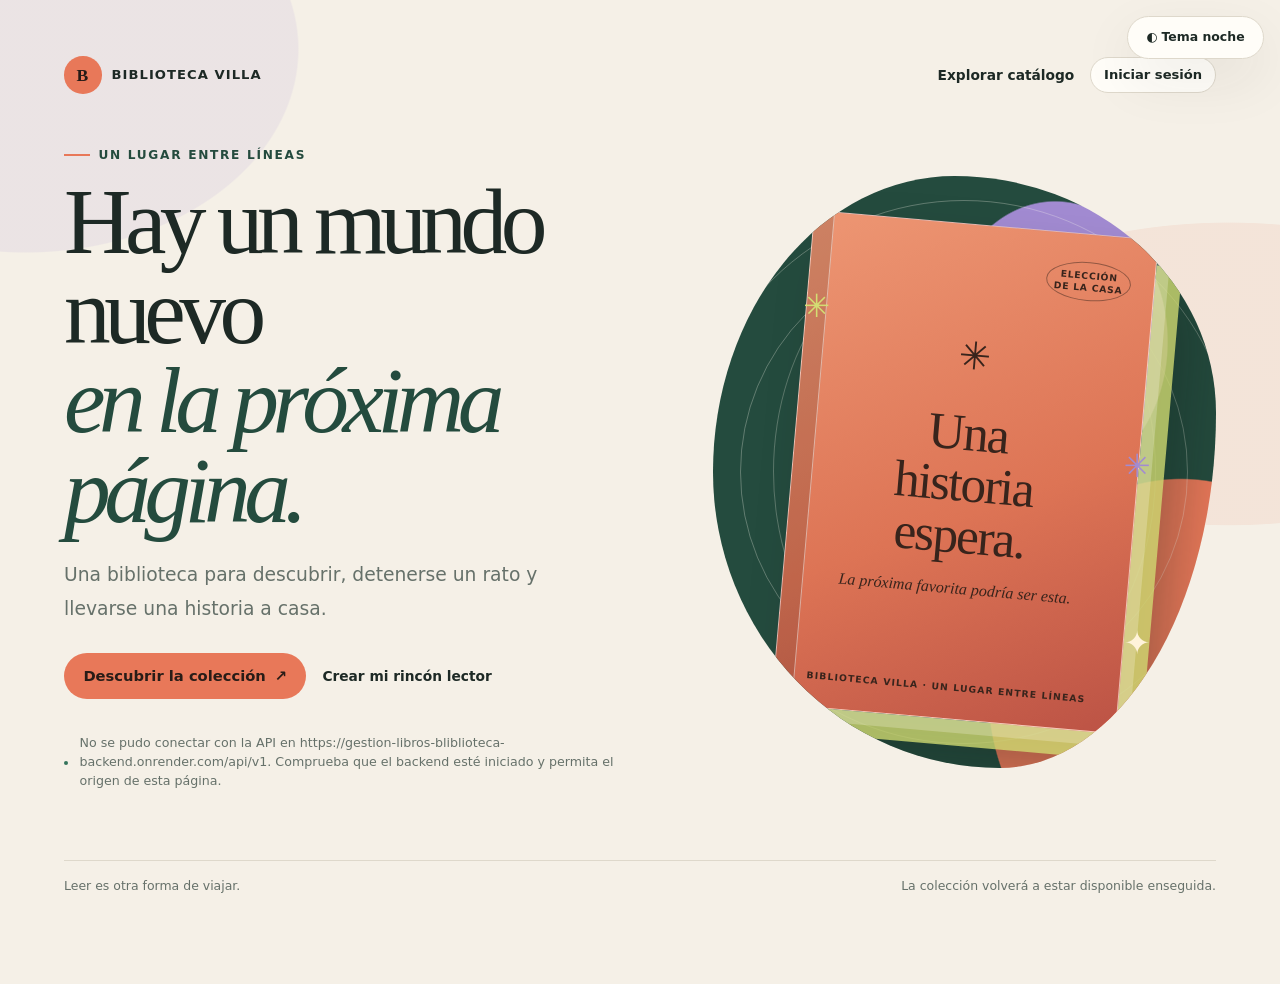
<file: index.html>
<!doctype html>
<html lang="es">
  <head>
    <meta charset="utf-8">
    <meta name="viewport" content="width=device-width, initial-scale=1">
    <meta name="theme-color" content="#244b3e">
    <meta name="description" content="Biblioteca Villa: un lugar para encontrarse con historias nuevas.">
    <title>Biblioteca Villa | Un lugar entre líneas</title>
    <link rel="stylesheet" href="./css/estilos.css">
  </head>
  <body>
    <main class="landing-shell">
      <header class="landing-top">
        <a class="marca" href="./index.html" aria-label="Biblioteca Villa, inicio">
          <span class="marca-sello" aria-hidden="true">B</span>
          <span>Biblioteca Villa</span>
        </a>
        <nav class="landing-nav" aria-label="Acceso">
          <a href="./vistas/cliente/catalogo.html">Explorar catálogo</a>
          <a class="boton boton--secundario boton--pequeno" href="./vistas/auth/login.html">Iniciar sesión</a>
        </nav>
      </header>

      <section class="landing-hero" aria-labelledby="landing-title">
        <div class="landing-copy">
          <p class="eyebrow">Un lugar entre líneas</p>
          <h1 id="landing-title">Hay un mundo nuevo <span>en la próxima página.</span></h1>
          <p>Una biblioteca para descubrir, detenerse un rato y llevarse una historia a casa.</p>
          <div class="landing-actions">
            <a class="boton boton--coral" href="./vistas/cliente/catalogo.html">Descubrir la colección <span aria-hidden="true">↗</span></a>
            <a class="landing-signup" href="./vistas/auth/registro.html">Crear mi rincón lector</a>
          </div>
          <p class="landing-note"><span class="status-dot" aria-hidden="true"></span><span data-library-status>Preparando una sorpresa de la estantería…</span></p>
        </div>

        <aside class="landing-art" aria-label="Recomendación de la biblioteca">
          <span class="landing-orbit landing-orbit--one" aria-hidden="true"></span>
          <span class="landing-orbit landing-orbit--two" aria-hidden="true"></span>
          <article class="landing-book" data-spotlight>
            <span class="landing-book__stamp">ELECCIÓN<br>DE LA CASA</span>
            <span class="landing-book__glyph" aria-hidden="true">✳</span>
            <h2 data-spotlight-title>Una historia espera.</h2>
            <p data-spotlight-author>La próxima favorita podría ser esta.</p>
            <span class="landing-book__footer">BIBLIOTECA VILLA · UN LUGAR ENTRE LÍNEAS</span>
          </article>
          <span class="landing-spark landing-spark--lime" aria-hidden="true">✳</span>
          <span class="landing-spark landing-spark--coral" aria-hidden="true">✦</span>
          <span class="landing-spark landing-spark--lilac" aria-hidden="true">✳</span>
        </aside>
      </section>

      <footer class="landing-footer">
        <span>Leer es otra forma de viajar.</span>
        <span data-collection-count>Historias para todos los días.</span>
      </footer>
    </main>
    <script type="module" src="./js/main.js"></script>
    <script type="module" src="./js/modules/landing.js"></script>
  </body>
</html>
</file>
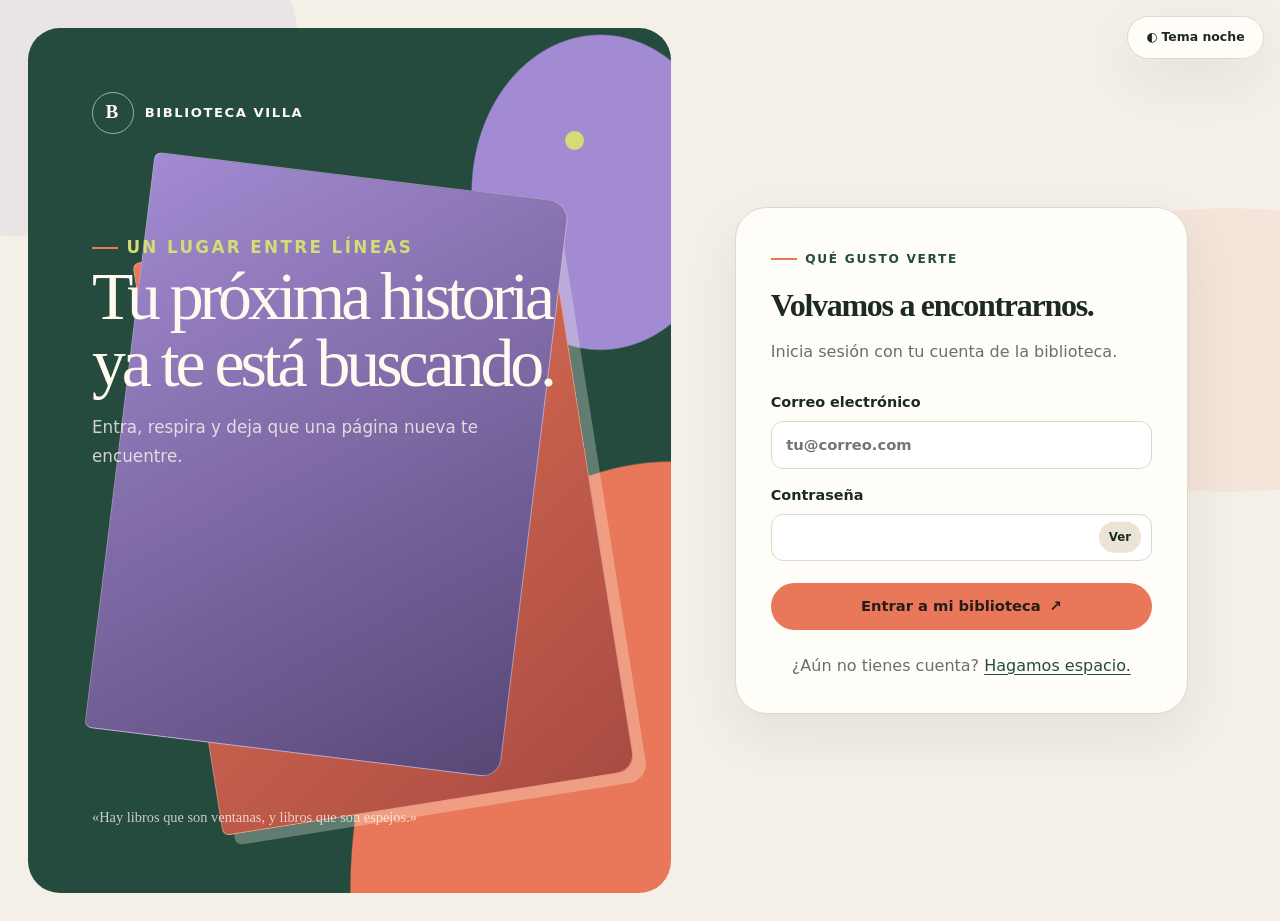
<file: vistas/admin/dashboard.html>
<!doctype html>
<html lang="es">
  <head>
    <meta charset="utf-8">
    <meta name="viewport" content="width=device-width, initial-scale=1">
    <meta name="theme-color" content="#244b3e">
    <meta name="description" content="El pulso diario de Biblioteca Villa.">
    <title>Panorama | Biblioteca Villa</title>
    <link rel="stylesheet" href="../../css/estilos.css">
    <script src="../../js/utils/auth-guard.js" data-required-roles="ADMIN,BIBLIOTECARIO" data-login-url="../auth/login.html" data-forbidden-url="../../errors/403.html"></script>
  </head>
  <body>
    <header class="encabezado" data-app-header></header>
    <main>
      <section class="page-hero" aria-labelledby="dashboard-title">
        <div>
          <p class="eyebrow">El pulso de hoy</p>
          <h1 id="dashboard-title">Las historias siguen moviéndose.</h1>
          <p>Un vistazo a la colección, los préstamos y la vida detrás del mostrador.</p>
        </div>
        <span class="hero-mark" aria-hidden="true">✳</span>
      </section>

      <section aria-label="Actividad de la biblioteca">
        <p class="catalogo-estado" data-dashboard-status role="status" aria-live="polite">Consultando la biblioteca…</p>
        <div class="metricas-grid" data-dashboard-metrics aria-busy="true"></div>
      </section>

      <section class="seccion-dashboard" aria-labelledby="ventas-title">
        <div class="section-heading">
          <div>
            <p class="eyebrow">Caja en movimiento</p>
            <h2 id="ventas-title">Las últimas historias que encontraron dueño.</h2>
          </div>
          <a class="boton boton--secundario boton--pequeno" href="./pos.html">Abrir caja ↗</a>
        </div>
        <p class="catalogo-estado" data-sales-chart-status role="status">Cargando ventas recientes…</p>
        <div class="grafico-panel">
          <div class="grafico-barras" data-sales-chart aria-label="Gráfico de las seis ventas más recientes"></div>
          <div class="resource-grid" data-recent-sales aria-live="polite"></div>
        </div>
      </section>
    </main>

    <dialog class="dialogo-recibo" data-sale-dialog aria-labelledby="sale-title">
      <div class="section-heading">
        <h2 id="sale-title" data-sale-title>Recibo</h2>
        <button class="boton-icono" type="button" data-close-sale aria-label="Cerrar recibo">×</button>
      </div>
      <div data-sale-detail></div>
    </dialog>

    <script type="module" src="../../js/main.js"></script>
    <script type="module" src="../../js/modules/dashboard.js"></script>
  </body>
</html>
</file>
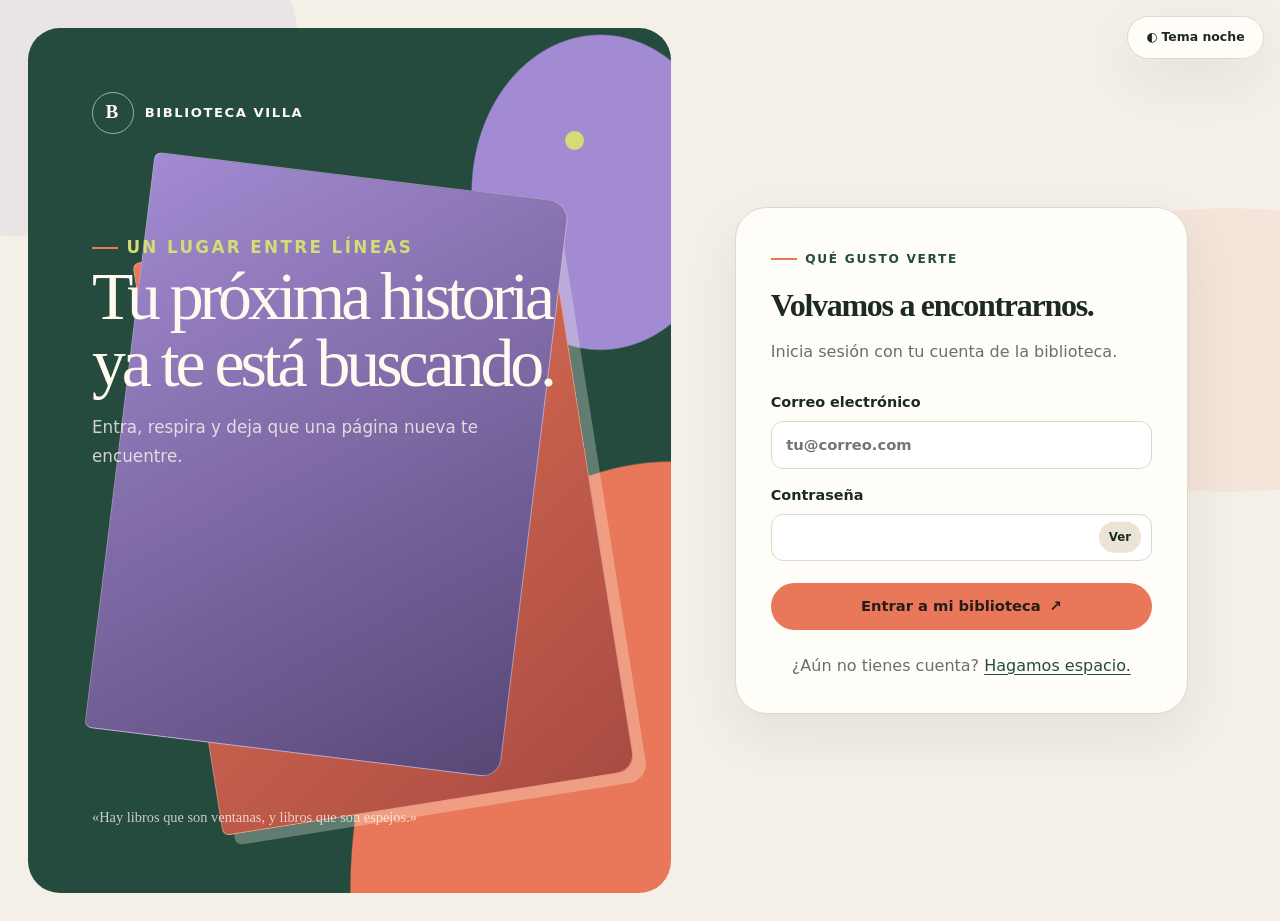
<file: vistas/admin/gestion-prestamos.html>
<!doctype html>
<html lang="es">
  <head>
    <meta charset="utf-8">
    <meta name="viewport" content="width=device-width, initial-scale=1">
    <meta name="theme-color" content="#244b3e">
    <meta name="description" content="Acompaña cada préstamo desde la salida hasta su regreso a casa.">
    <title>Préstamos | Biblioteca Villa</title>
    <link rel="stylesheet" href="../../css/estilos.css">
    <script src="../../js/utils/auth-guard.js" data-required-roles="ADMIN,BIBLIOTECARIO" data-login-url="../auth/login.html" data-forbidden-url="../../errors/403.html"></script>
  </head>
  <body>
    <header class="encabezado" data-app-header></header>
    <main>
      <section class="page-hero" aria-labelledby="loans-title">
        <div>
          <p class="eyebrow">Una historia también vuelve</p>
          <h1 id="loans-title">Cuida cada viaje de ida y vuelta.</h1>
          <p>Prepara préstamos, revisa su recorrido y recibe los libros de vuelta en la colección.</p>
        </div>
        <span class="hero-mark" aria-hidden="true">↗</span>
      </section>

      <section class="panel loan-create-panel" aria-labelledby="new-loan-title">
        <div>
          <p class="eyebrow">Salida de libros</p>
          <h2 id="new-loan-title">Preparar un préstamo</h2>
        </div>
        <p class="mensaje" data-loan-message role="alert" hidden></p>
        <form class="record-form" data-create-loan>
          <div class="record-form__grid">
            <label class="campo" for="loan-client-id">
              ID del lector
              <input id="loan-client-id" name="id_cliente" type="number" min="1" step="1" placeholder="Número de cuenta" required>
              <small>El número de cuenta aparece en la ficha del lector.</small>
            </label>
            <label class="campo" for="loan-due-date">
              Fecha de devolución prevista
              <input id="loan-due-date" name="fecha_devolucion_esperada" type="date" required>
            </label>
            <label class="campo" for="loan-books">
              Libros para este viaje
              <select id="loan-books" data-loan-books multiple size="5" required aria-describedby="loan-books-help"></select>
              <small id="loan-books-help">Puedes elegir varios títulos. Usa Ctrl o Cmd para marcar más de uno.</small>
            </label>
            <div class="loan-create-note">
              <span class="status-dot" aria-hidden="true"></span>
              <p>El inventario se actualiza al confirmar. Los préstamos vencidos se revisan automáticamente.</p>
            </div>
          </div>
          <div class="toolbar">
            <button class="boton boton--coral" type="submit">Entregar libros ↗</button>
          </div>
        </form>
      </section>

      <section aria-labelledby="loan-list-title">
        <div class="section-heading">
          <div>
            <p class="eyebrow">En movimiento</p>
            <h2 id="loan-list-title">El recorrido de los libros.</h2>
          </div>
          <span class="pill" data-loan-count>Consultando…</span>
        </div>
        <p class="catalogo-estado" data-admin-loans-status role="status" aria-live="polite">Cargando préstamos…</p>
        <div class="resource-grid" data-admin-loans aria-busy="true"></div>
        <div class="pagination" data-loan-pagination hidden>
          <button class="boton boton--secundario boton--pequeno" type="button" data-loan-previous>← Anteriores</button>
          <p data-loan-page-status></p>
          <button class="boton boton--secundario boton--pequeno" type="button" data-loan-next>Siguientes →</button>
        </div>
      </section>
    </main>

    <dialog class="dialogo-detalle" data-loan-dialog aria-labelledby="loan-dialog-title">
      <div class="section-heading">
        <h2 id="loan-dialog-title">Recorrido del préstamo</h2>
        <button class="boton-icono" type="button" data-close-loan aria-label="Cerrar recorrido">×</button>
      </div>
      <div data-loan-detail></div>
    </dialog>

    <script type="module" src="../../js/main.js"></script>
    <script type="module" src="../../js/modules/prestamos.js"></script>
  </body>
</html>
</file>
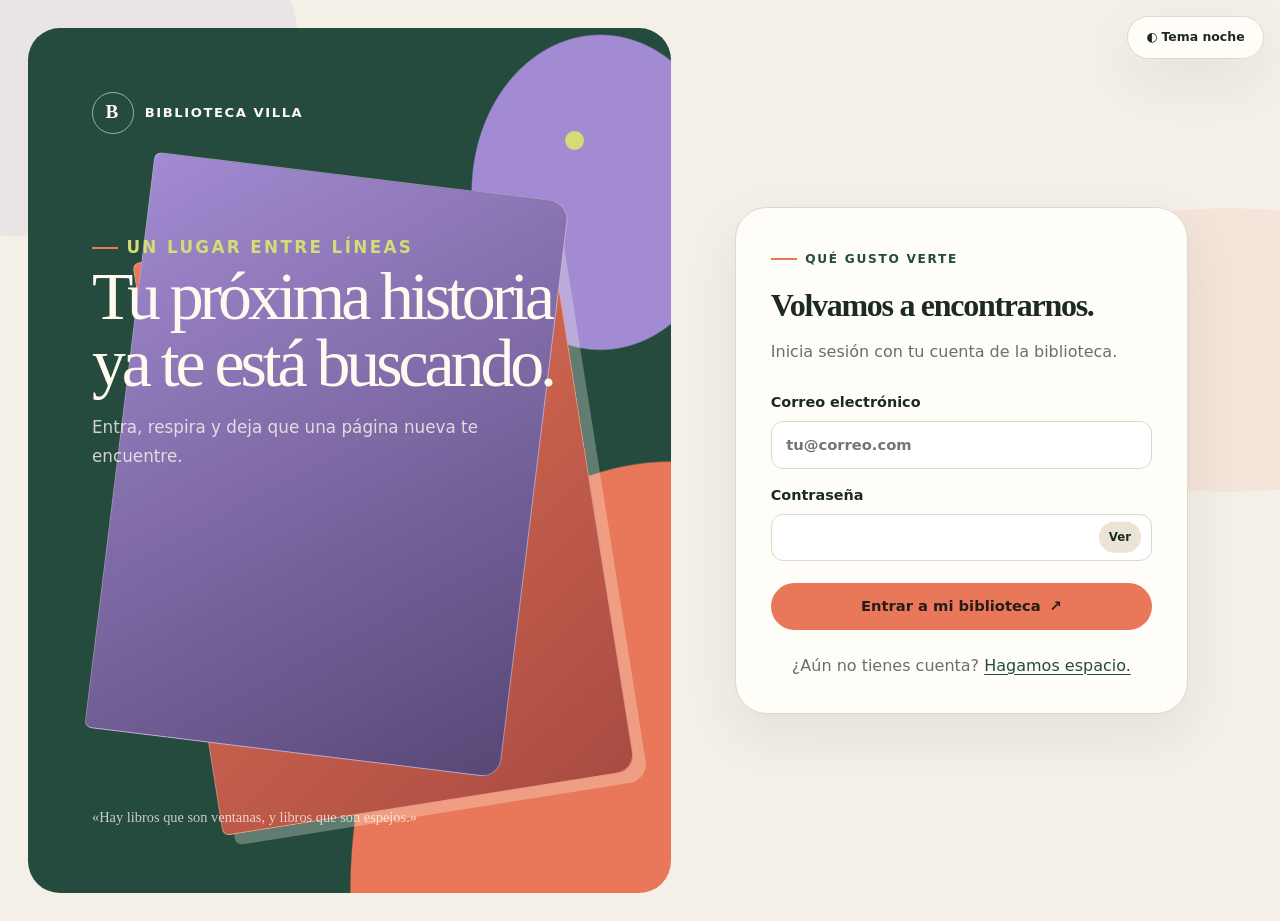
<file: vistas/admin/pos.html>
<!doctype html>
<html lang="es">
  <head>
    <meta charset="utf-8">
    <meta name="viewport" content="width=device-width, initial-scale=1">
    <meta name="theme-color" content="#244b3e">
    <meta name="description" content="Un mostrador ágil, una compra cuidada y un nuevo lector.">
    <title>El mostrador | Biblioteca Villa</title>
    <link rel="stylesheet" href="../../css/estilos.css">
    <script src="../../js/utils/auth-guard.js" data-required-roles="ADMIN,BIBLIOTECARIO" data-login-url="../auth/login.html" data-forbidden-url="../../errors/403.html"></script>
  </head>
  <body>
    <header class="encabezado" data-app-header></header>
    <main>
      <section class="page-hero" aria-labelledby="pos-title">
        <div>
          <p class="eyebrow">El mostrador de las buenas historias</p>
          <h1 id="pos-title">Prepara una nueva aventura.</h1>
          <p>Encuentra los títulos, arma la bolsa y deja que la biblioteca cierre la cuenta.</p>
        </div>
        <span class="hero-mark" aria-hidden="true">↗</span>
      </section>

      <section aria-label="Venta de libros">
        <p class="mensaje" data-pos-message role="alert" hidden></p>
        <div class="pos-layout">
          <div class="pos-search-panel">
            <label class="campo" for="pos-client-id">
              ID del lector
              <input id="pos-client-id" data-sale-client type="number" min="1" step="1" placeholder="Número de cuenta del lector" required>
              <small>El precio definitivo y las existencias siempre se confirman en el servidor.</small>
            </label>
            <h2>¿Qué título está buscando?</h2>
            <form class="catalogo-busqueda" data-pos-search role="search">
              <label class="campo" for="pos-query">
                Título o ISBN
                <input id="pos-query" type="search" autocomplete="off" placeholder="Escribe para encontrarlo…">
              </label>
              <button class="boton boton--secundario" type="submit">Buscar</button>
            </form>
            <p class="catalogo-estado" data-pos-search-status role="status" aria-live="polite"></p>
            <div class="lista-tarjetas" data-pos-books aria-busy="false"></div>
          </div>

          <aside class="carrito" aria-labelledby="cart-title">
            <p class="eyebrow">Cesta de lectura</p>
            <h2 id="cart-title">Tu selección.</h2>
            <p class="catalogo-estado" data-cart-empty>Agrega títulos para empezar.</p>
            <ul class="carrito-lista" data-cart-items></ul>
            <p class="carrito-total">Total de referencia <strong data-cart-total>Q 0.00</strong></p>
            <p class="carrito-disclaimer">El total del recibo lo confirma la biblioteca.</p>
            <button class="boton boton--coral" type="button" data-process-sale disabled>Confirmar venta ↗</button>
          </aside>
        </div>
      </section>
    </main>
    <dialog class="dialogo-recibo" data-receipt-dialog aria-labelledby="receipt-title">
      <p class="eyebrow">Una nueva historia encontró hogar</p>
      <h2 id="receipt-title">Venta confirmada.</h2>
      <div data-receipt-content></div>
      <button class="boton" type="button" data-close-receipt>Listo</button>
    </dialog>
    <script type="module" src="../../js/main.js"></script>
    <script type="module" src="../../js/modules/pos.js"></script>
  </body>
</html>
</file>
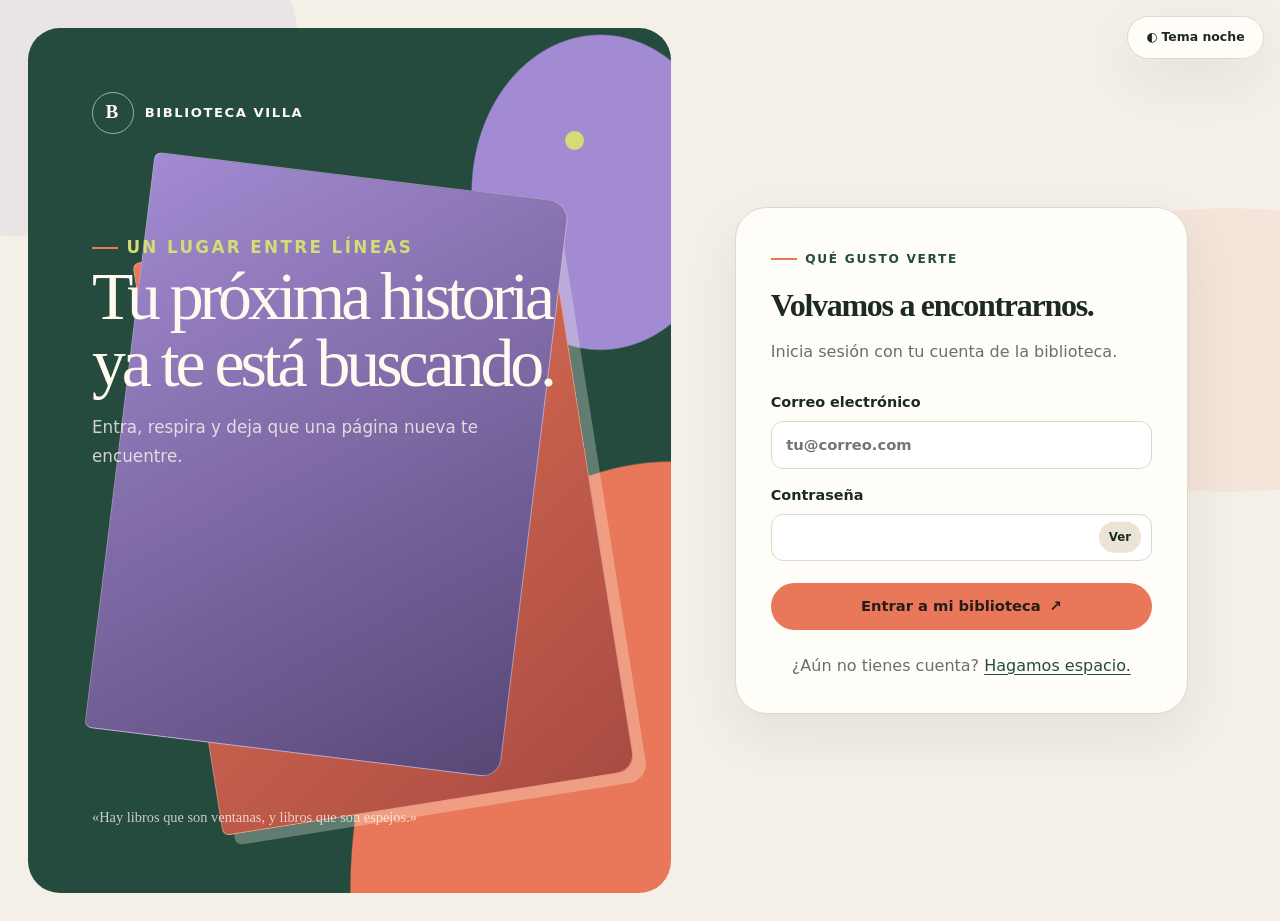
<file: vistas/admin/recursos.html>
<!doctype html>
<html lang="es">
  <head>
    <meta charset="utf-8">
    <meta name="viewport" content="width=device-width, initial-scale=1">
    <meta name="theme-color" content="#244b3e">
    <meta name="description" content="Un espacio vivo para cuidar el catálogo y la comunidad de Biblioteca Villa.">
    <title>Estantería | Biblioteca Villa</title>
    <link rel="stylesheet" href="../../css/estilos.css">
    <script src="../../js/utils/auth-guard.js" data-required-roles="ADMIN,BIBLIOTECARIO" data-login-url="../auth/login.html" data-forbidden-url="../../errors/403.html"></script>
  </head>
  <body>
    <header class="encabezado" data-app-header></header>
    <main>
      <section class="page-hero" aria-labelledby="resources-title">
        <div>
          <p class="eyebrow">El taller de la biblioteca</p>
          <h1 id="resources-title">Cada historia encuentra su lugar.</h1>
          <p>Cuida los títulos, descubre nuevas voces y mantén la colección respirando.</p>
        </div>
        <span class="hero-mark" aria-hidden="true">B</span>
      </section>

      <section aria-label="Administrar recursos">
        <div class="section-heading">
          <div>
            <p class="eyebrow">Estantería viva</p>
            <h2 data-resource-heading>La colección</h2>
          </div>
          <span class="pill" data-resource-count>Conectando…</span>
        </div>
        <nav class="admin-tabs" data-resource-tabs aria-label="Secciones de gestión">
          <button class="admin-tab" type="button" data-resource-tab="books" aria-selected="true">Libros</button>
          <button class="admin-tab" type="button" data-resource-tab="authors" aria-selected="false">Autores</button>
          <button class="admin-tab" type="button" data-resource-tab="publishers" aria-selected="false">Editoriales</button>
          <button class="admin-tab" type="button" data-resource-tab="genres" aria-selected="false">Géneros</button>
          <button class="admin-tab" type="button" data-resource-tab="clients" aria-selected="false" data-admin-only hidden>Lectores</button>
          <button class="admin-tab" type="button" data-resource-tab="staff" aria-selected="false" data-admin-only hidden>Equipo</button>
        </nav>
        <div class="toolbar">
          <label class="campo" for="resource-search">
            Buscar en esta sección
            <input id="resource-search" type="search" data-resource-search placeholder="Escribe para filtrar…" autocomplete="off">
          </label>
          <button class="boton boton--coral" type="button" data-create-resource>＋ Añadir</button>
        </div>
        <p class="catalogo-estado" data-resource-status role="status" aria-live="polite">Cargando colección…</p>
        <div class="resource-grid" data-resource-list aria-busy="true"></div>
      </section>
    </main>

    <dialog class="resource-dialog" data-resource-dialog aria-labelledby="resource-dialog-title">
      <div class="section-heading">
        <div>
          <p class="eyebrow">Biblioteca Villa</p>
          <h2 id="resource-dialog-title">Nuevo registro</h2>
        </div>
        <button class="boton-icono" type="button" data-close-resource aria-label="Cerrar ventana">×</button>
      </div>
      <p class="texto-secundario" data-resource-dialog-help></p>
      <form class="record-form" data-resource-form></form>
    </dialog>

    <script type="module" src="../../js/main.js"></script>
    <script type="module" src="../../js/modules/recursos.js"></script>
  </body>
</html>
</file>
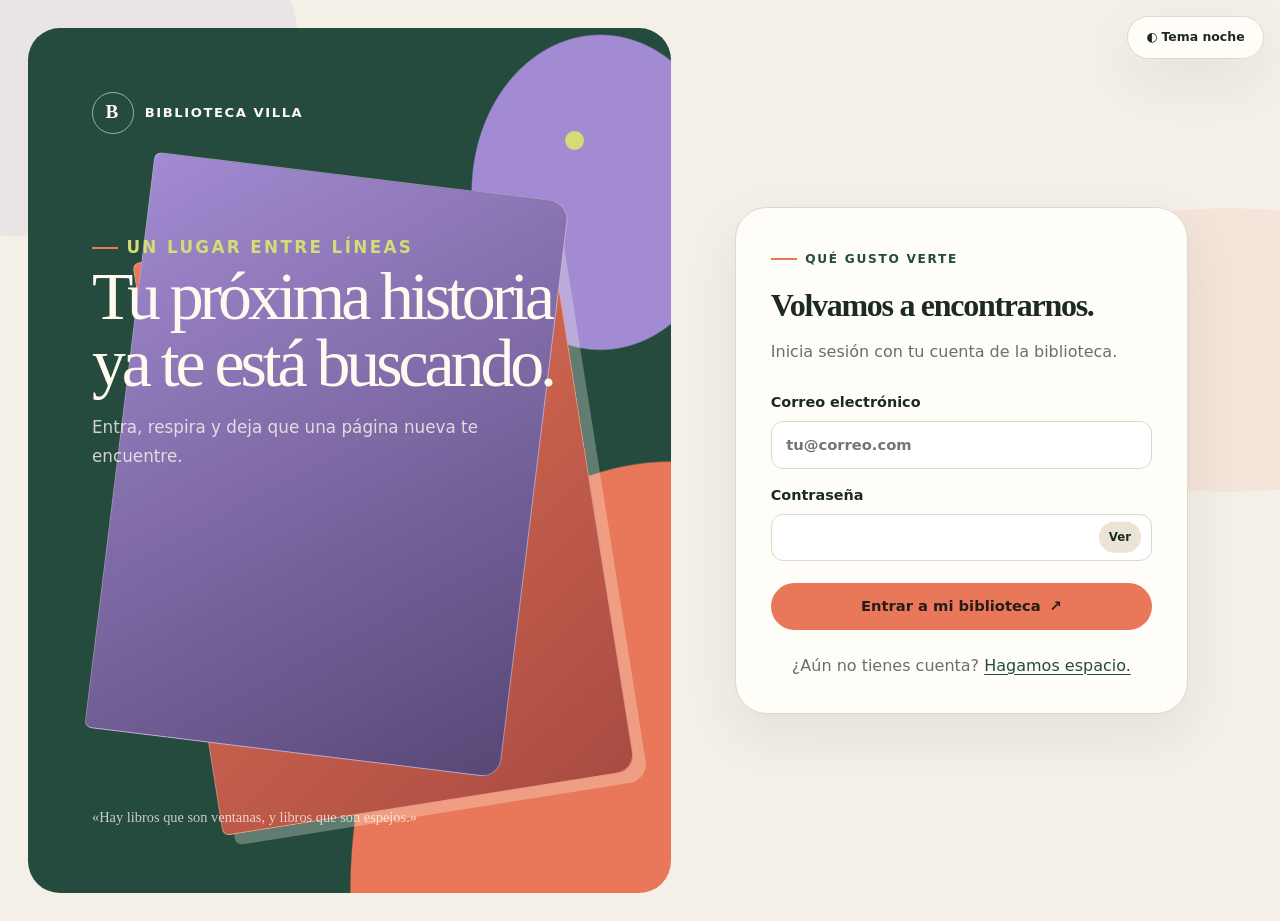
<file: vistas/auth/login.html>
<!doctype html>
<html lang="es">
  <head>
    <meta charset="utf-8">
    <meta name="viewport" content="width=device-width, initial-scale=1">
    <meta name="theme-color" content="#244b3e">
    <meta name="description" content="Entra a Biblioteca Villa y encuentra un libro que te cambie el día.">
    <title>Iniciar sesión | Biblioteca Villa</title>
    <link rel="stylesheet" href="../../css/estilos.css">
  </head>
  <body>
    <main class="auth-page">
      <aside class="auth-art" aria-label="Bienvenida a Biblioteca Villa">
        <a class="auth-brand" href="../../index.html">
          <span class="auth-brand-mark" aria-hidden="true">B</span>
          Biblioteca Villa
        </a>
        <div class="auth-art-copy">
          <p class="eyebrow">Un lugar entre líneas</p>
          <h1>Tu próxima historia ya te está buscando.</h1>
          <p>Entra, respira y deja que una página nueva te encuentre.</p>
        </div>
        <p class="auth-quote">«Hay libros que son ventanas, y libros que son espejos.»</p>
      </aside>
      <section class="auth-form-side" aria-labelledby="login-title">
        <div class="auth-card">
          <p class="eyebrow">Qué gusto verte</p>
          <h2 id="login-title">Volvamos a encontrarnos.</h2>
          <p class="texto-secundario">Inicia sesión con tu cuenta de la biblioteca.</p>
          <p class="mensaje" data-form-message role="alert" hidden></p>
          <form class="formulario" data-login-form>
            <label class="campo" for="login-email">
              Correo electrónico
              <input id="login-email" name="email" type="email" autocomplete="username" placeholder="tu@correo.com" required>
            </label>
            <label class="campo" for="login-password">
              Contraseña
              <span class="password-control">
                <input id="login-password" name="password" type="password" autocomplete="current-password" required>
                <button class="password-toggle" type="button" data-toggle-password aria-label="Mostrar contraseña" aria-pressed="false">Ver</button>
              </span>
            </label>
            <button class="boton boton--coral" type="submit">Entrar a mi biblioteca <span aria-hidden="true">↗</span></button>
          </form>
          <p class="auth-alternativa">¿Aún no tienes cuenta? <a href="./registro.html">Hagamos espacio.</a></p>
        </div>
      </section>
    </main>
    <script type="module" src="../../js/main.js"></script>
    <script type="module" src="../../js/modules/login.js"></script>
  </body>
</html>
</file>
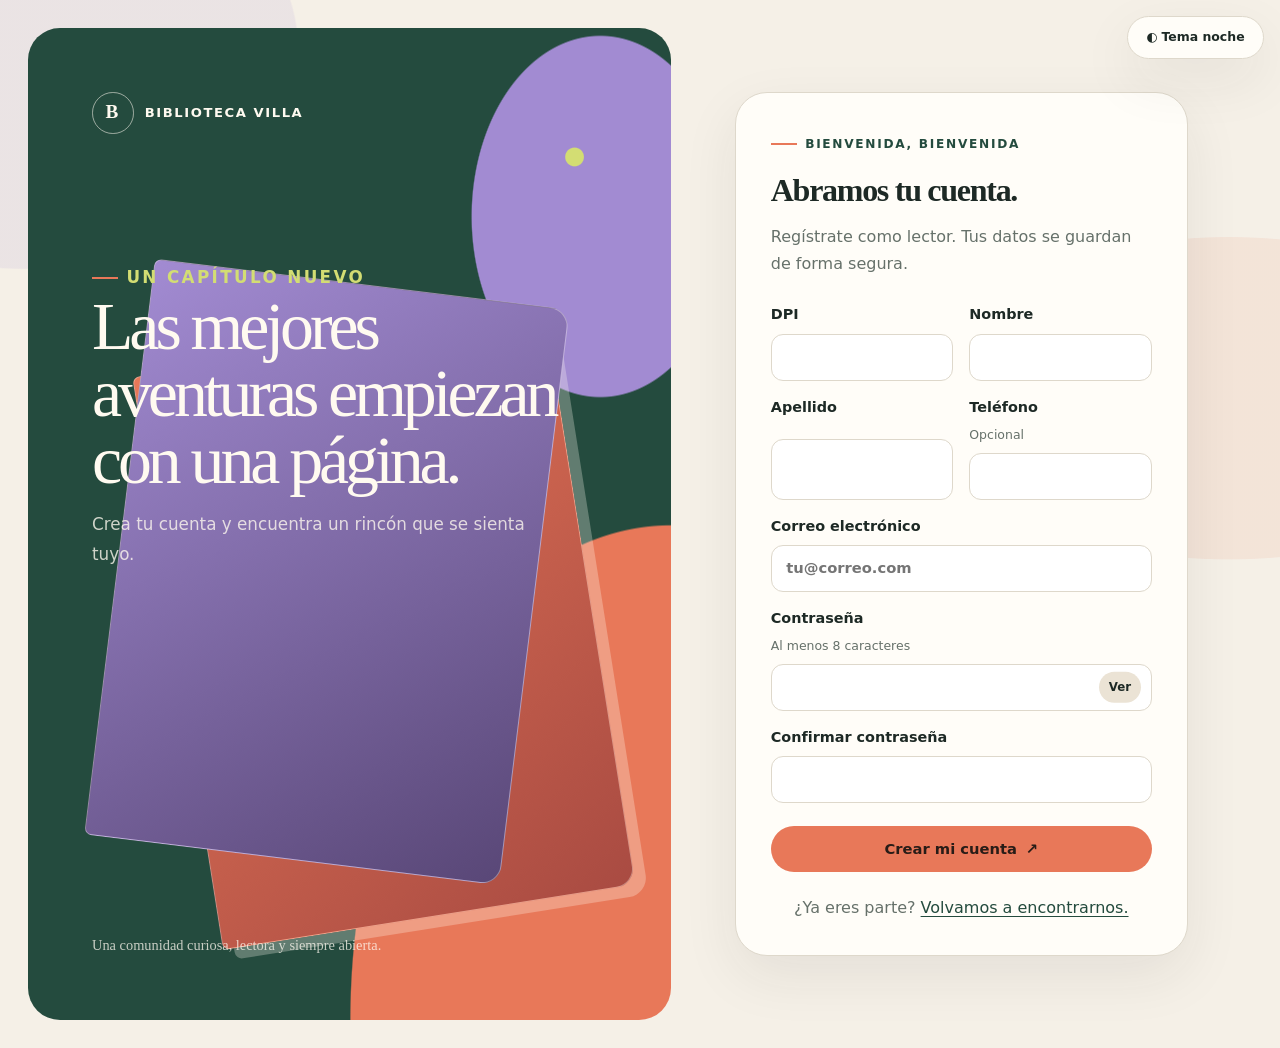
<file: vistas/auth/registro.html>
<!doctype html>
<html lang="es">
  <head>
    <meta charset="utf-8">
    <meta name="viewport" content="width=device-width, initial-scale=1">
    <meta name="theme-color" content="#244b3e">
    <meta name="description" content="Crea tu rincón lector en Biblioteca Villa.">
    <title>Crear cuenta | Biblioteca Villa</title>
    <link rel="stylesheet" href="../../css/estilos.css">
  </head>
  <body>
    <main class="auth-page auth-page--register">
      <aside class="auth-art" aria-label="Una invitación a leer">
        <a class="auth-brand" href="../../index.html">
          <span class="auth-brand-mark" aria-hidden="true">B</span>
          Biblioteca Villa
        </a>
        <div class="auth-art-copy">
          <p class="eyebrow">Un capítulo nuevo</p>
          <h1>Las mejores aventuras empiezan con una página.</h1>
          <p>Crea tu cuenta y encuentra un rincón que se sienta tuyo.</p>
        </div>
        <p class="auth-quote">Una comunidad curiosa, lectora y siempre abierta.</p>
      </aside>
      <section class="auth-form-side" aria-labelledby="registro-title">
        <div class="auth-card">
          <p class="eyebrow">Bienvenida, bienvenida</p>
          <h2 id="registro-title">Abramos tu cuenta.</h2>
          <p class="texto-secundario">Regístrate como lector. Tus datos se guardan de forma segura.</p>
          <p class="mensaje" data-form-message role="alert" hidden></p>
          <form class="formulario" data-register-form>
            <div class="auth-form-grid">
              <label class="campo" for="registro-dpi">
                DPI
                <input id="registro-dpi" name="dpi" autocomplete="off" maxlength="20" required>
              </label>
              <label class="campo" for="registro-nombre">
                Nombre
                <input id="registro-nombre" name="nombre" autocomplete="given-name" maxlength="100" required>
              </label>
              <label class="campo" for="registro-apellido">
                Apellido
                <input id="registro-apellido" name="apellido" autocomplete="family-name" maxlength="100" required>
              </label>
              <label class="campo" for="registro-telefono">
                Teléfono <small>Opcional</small>
                <input id="registro-telefono" name="telefono" type="tel" autocomplete="tel" maxlength="20">
              </label>
            </div>
            <label class="campo" for="registro-email">
              Correo electrónico
              <input id="registro-email" name="email" type="email" autocomplete="email" maxlength="250" placeholder="tu@correo.com" required>
            </label>
            <label class="campo" for="registro-password">
              Contraseña <small>Al menos 8 caracteres</small>
              <span class="password-control">
                <input id="registro-password" name="password" type="password" minlength="8" maxlength="72" autocomplete="new-password" required>
                <button class="password-toggle" type="button" data-toggle-password aria-label="Mostrar contraseña" aria-pressed="false">Ver</button>
              </span>
            </label>
            <label class="campo" for="registro-password-confirmation">
              Confirmar contraseña
              <input id="registro-password-confirmation" name="password-confirmation" type="password" minlength="8" maxlength="72" autocomplete="new-password" required>
            </label>
            <button class="boton boton--coral" type="submit">Crear mi cuenta <span aria-hidden="true">↗</span></button>
          </form>
          <p class="auth-alternativa">¿Ya eres parte? <a href="./login.html">Volvamos a encontrarnos.</a></p>
        </div>
      </section>
    </main>
    <script type="module" src="../../js/main.js"></script>
    <script type="module" src="../../js/modules/registro.js"></script>
  </body>
</html>
</file>
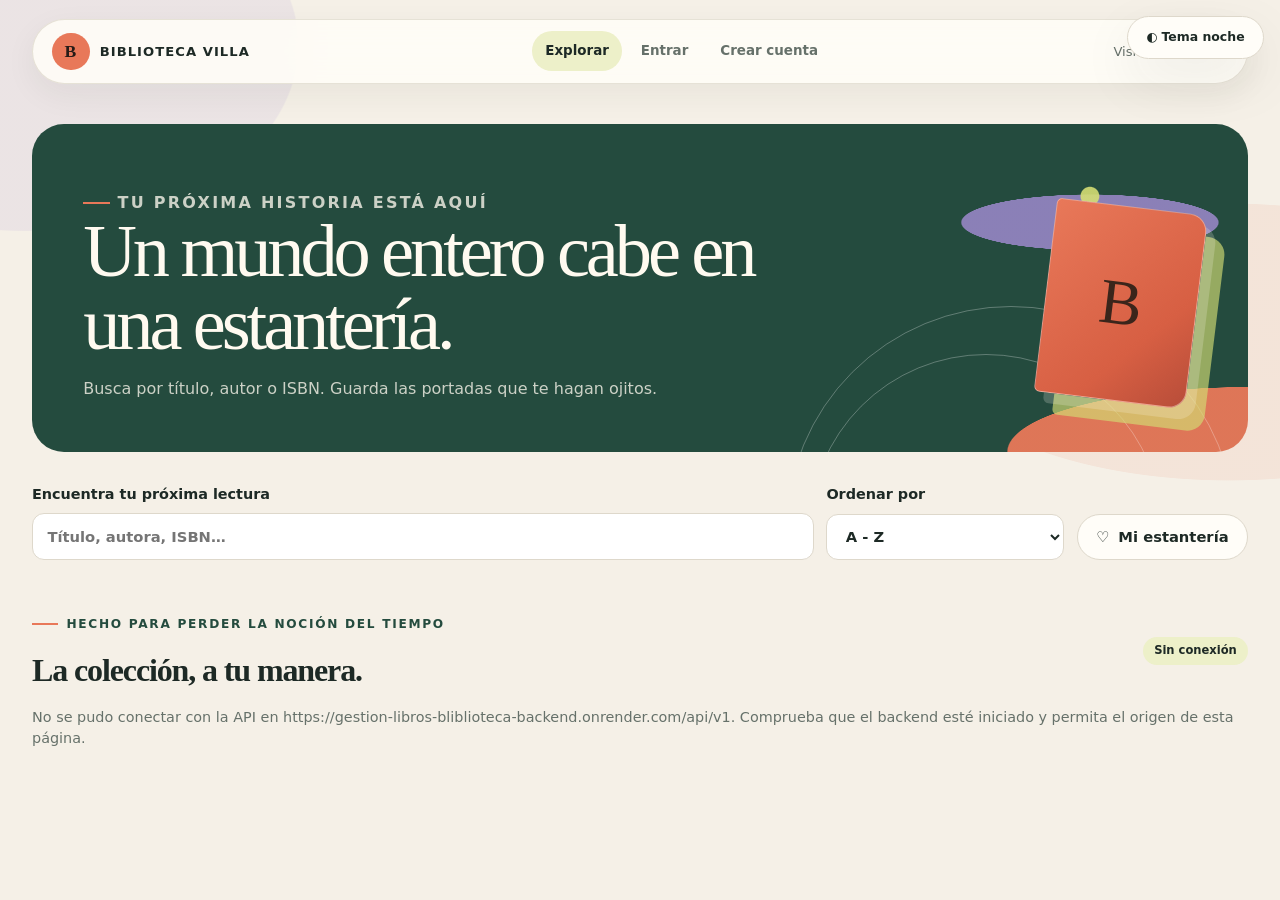
<file: vistas/cliente/catalogo.html>
<!doctype html>
<html lang="es">
  <head>
    <meta charset="utf-8">
    <meta name="viewport" content="width=device-width, initial-scale=1">
    <meta name="theme-color" content="#244b3e">
    <meta name="description" content="Descubre tu próxima lectura en la colección de Biblioteca Villa.">
    <title>Explora | Biblioteca Villa</title>
    <link rel="stylesheet" href="../../css/estilos.css">
  </head>
  <body>
    <header class="encabezado" data-app-header></header>
    <main class="catalogo">
      <section class="page-hero" aria-labelledby="catalogo-titulo">
        <div>
          <p class="eyebrow">Tu próxima historia está aquí</p>
          <h1 id="catalogo-titulo">Un mundo entero cabe en una estantería.</h1>
          <p>Busca por título, autor o ISBN. Guarda las portadas que te hagan ojitos.</p>
        </div>
        <span class="hero-mark" aria-hidden="true">B</span>
      </section>

      <section aria-label="Explorar la colección">
        <div class="catalogo-toolbar">
          <label class="campo" for="catalogo-busqueda">
            Encuentra tu próxima lectura
            <input id="catalogo-busqueda" type="search" data-catalog-search placeholder="Título, autora, ISBN…" autocomplete="off">
          </label>
          <label class="campo" for="catalogo-orden">
            Ordenar por
            <select id="catalogo-orden" data-catalog-sort>
              <option value="title">A - Z</option>
              <option value="price-low">Precio: menor primero</option>
              <option value="price-high">Precio: mayor primero</option>
              <option value="stock">Más ejemplares</option>
            </select>
          </label>
          <button class="boton boton--secundario" type="button" data-show-saved aria-pressed="false">
            ♡ <span data-saved-label>Mi estantería</span>
          </button>
        </div>
        <nav class="filter-chip-list" data-genre-filters aria-label="Filtrar por género"></nav>
        <div class="section-heading">
          <div>
            <p class="eyebrow">Hecho para perder la noción del tiempo</p>
            <h2>La colección, a tu manera.</h2>
          </div>
          <span class="pill" data-catalog-count>Preparando la estantería…</span>
        </div>
        <p class="catalogo-estado" data-catalog-status role="status" aria-live="polite">Buscando libros…</p>
        <div class="book-grid" data-catalog-results aria-busy="true"></div>
      </section>
    </main>

    <dialog class="dialogo-detalle" data-book-dialog aria-labelledby="book-dialog-title">
      <div class="section-heading">
        <div>
          <p class="eyebrow">Una historia en potencia</p>
          <h2 id="book-dialog-title">Ficha del libro</h2>
        </div>
        <button class="boton-icono" type="button" data-close-book aria-label="Cerrar ficha">×</button>
      </div>
      <div data-book-detail></div>
    </dialog>

    <script type="module" src="../../js/main.js"></script>
    <script type="module" src="../../js/modules/catalogo.js"></script>
  </body>
</html>
</file>
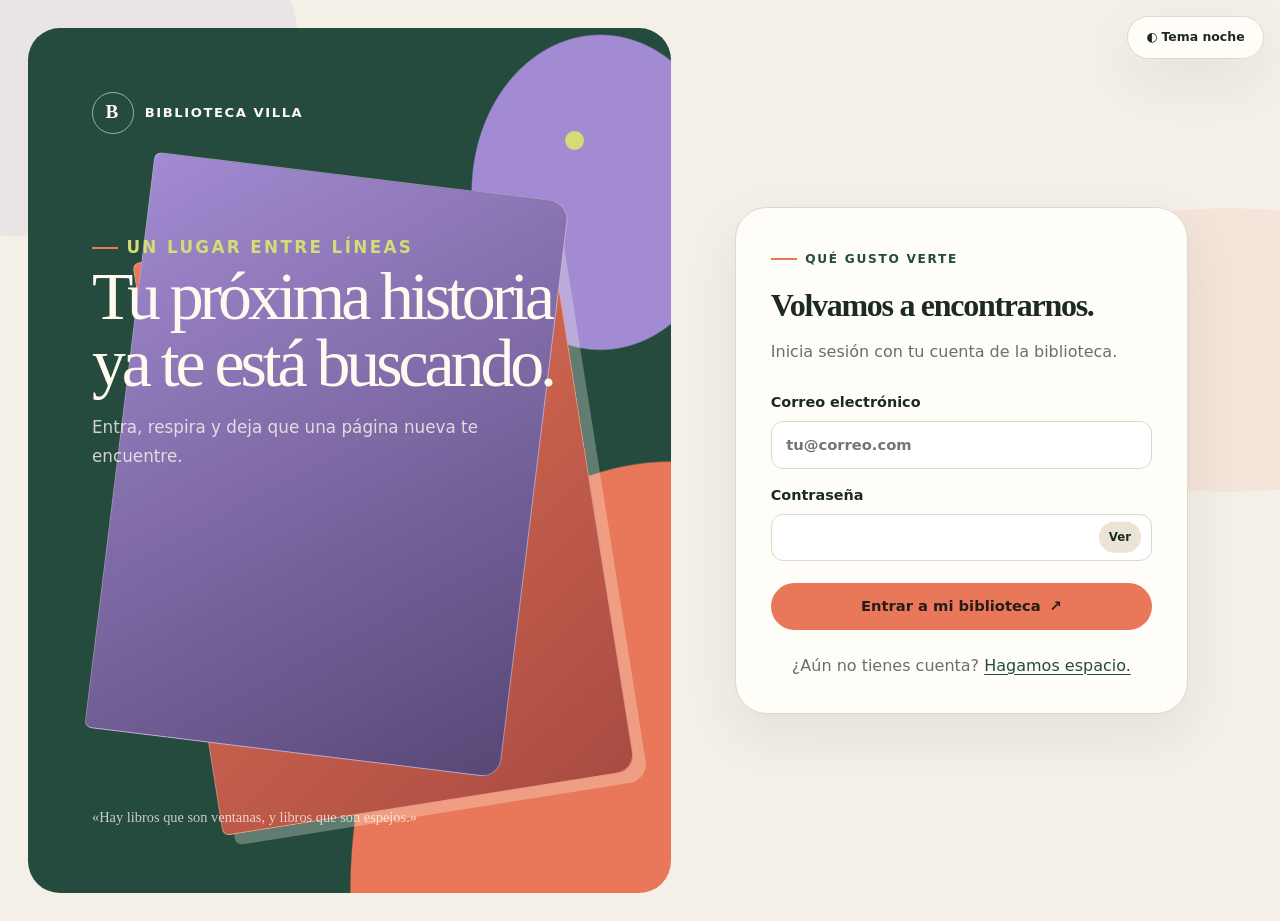
<file: vistas/cliente/mis-prestamos.html>
<!doctype html>
<html lang="es">
  <head>
    <meta charset="utf-8">
    <meta name="viewport" content="width=device-width, initial-scale=1">
    <meta name="theme-color" content="#244b3e">
    <meta name="description" content="Sigue el recorrido de tus libros y tus próximas devoluciones.">
    <title>Mis viajes lectores | Biblioteca Villa</title>
    <link rel="stylesheet" href="../../css/estilos.css">
    <script src="../../js/utils/auth-guard.js" data-required-roles="CLIENTE_REGULAR,CLIENTE_PREMIUM" data-login-url="../auth/login.html" data-forbidden-url="../../errors/403.html"></script>
  </head>
  <body>
    <header class="encabezado" data-app-header></header>
    <main>
      <section class="page-hero" aria-labelledby="loans-title">
        <div>
          <p class="eyebrow">Tus lecturas van de viaje</p>
          <h1 id="loans-title">Cada libro deja una pequeña huella.</h1>
          <p>Mira qué historias están contigo y cuándo vuelven a casa.</p>
        </div>
        <span class="hero-mark" aria-hidden="true">✦</span>
      </section>

      <section aria-label="Historial de préstamos">
        <div class="catalog-toolbar">
          <label class="campo filtro-lista" for="mis-prestamos-filtro">
            Buscar en esta página
            <input id="mis-prestamos-filtro" type="search" data-loan-filter placeholder="Busca un título o número…" autocomplete="off">
          </label>
          <span class="pill" data-my-loan-count>Preparando tu historial…</span>
        </div>
        <p class="catalogo-estado" data-loan-status role="status" aria-live="polite">Cargando tus préstamos…</p>
        <div class="resource-grid" data-my-loans aria-busy="true"></div>
        <div class="pagination" data-my-loan-pagination hidden>
          <button class="boton boton--secundario boton--pequeno" type="button" data-previous-page>← Anteriores</button>
          <p data-page-status></p>
          <button class="boton boton--secundario boton--pequeno" type="button" data-next-page>Siguientes →</button>
        </div>
      </section>
    </main>

    <dialog class="dialogo-detalle" data-my-loan-dialog aria-labelledby="my-loan-dialog-title">
      <div class="section-heading">
        <h2 id="my-loan-dialog-title">Tu recorrido lector</h2>
        <button class="boton-icono" type="button" data-close-my-loan aria-label="Cerrar recorrido">×</button>
      </div>
      <div data-my-loan-detail></div>
    </dialog>

    <script type="module" src="../../js/main.js"></script>
    <script type="module" src="../../js/modules/mis-prestamos.js"></script>
  </body>
</html>
</file>
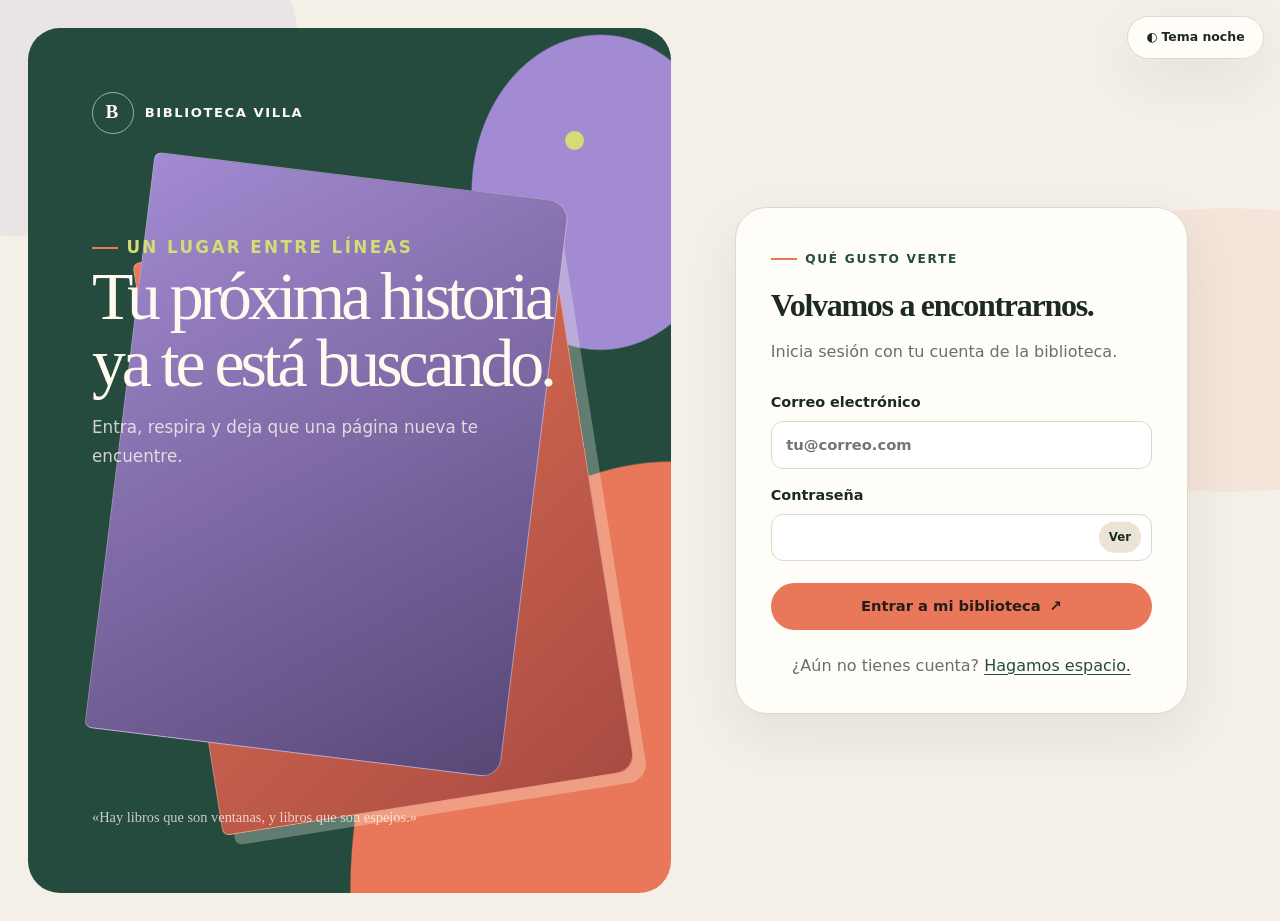
<file: vistas/cliente/perfil.html>
<!doctype html>
<html lang="es">
  <head>
    <meta charset="utf-8">
    <meta name="viewport" content="width=device-width, initial-scale=1">
    <meta name="theme-color" content="#244b3e">
    <meta name="description" content="Tu rincón personal en Biblioteca Villa.">
    <title>Mi rincón | Biblioteca Villa</title>
    <link rel="stylesheet" href="../../css/estilos.css">
    <script src="../../js/utils/auth-guard.js" data-required-roles="CLIENTE_REGULAR,CLIENTE_PREMIUM" data-login-url="../auth/login.html" data-forbidden-url="../../errors/403.html"></script>
  </head>
  <body>
    <header class="encabezado" data-app-header></header>
    <main>
      <section class="page-hero" aria-labelledby="perfil-title">
        <div>
          <p class="eyebrow">Un libro, una pausa, un lugar tuyo</p>
          <h1 id="perfil-title">Tu rincón lector.</h1>
          <p>Un resumen de la cuenta que abre la puerta a tus historias favoritas.</p>
        </div>
        <span class="hero-mark" aria-hidden="true">B</span>
      </section>

      <section aria-label="Tu perfil lector">
        <p class="catalogo-estado" data-profile-status role="status" aria-live="polite">Preparando tu rincón…</p>
        <div class="profile-layout" aria-busy="true">
          <article class="profile-identity">
            <span class="profile-monogram" data-profile-monogram aria-hidden="true">B</span>
            <h2 data-profile-name>Tu perfil</h2>
            <p class="texto-secundario" data-profile-role></p>
          </article>
          <dl class="profile-data" data-profile></dl>
        </div>
      </section>
      <section class="panel profile-next">
        <div>
          <p class="eyebrow">¿Con ganas de empezar otra?</p>
          <h2>Una nueva historia te espera.</h2>
        </div>
        <a class="boton boton--coral" href="./catalogo.html">Explorar la colección ↗</a>
      </section>
    </main>
    <script type="module" src="../../js/main.js"></script>
    <script type="module" src="../../js/modules/perfil.js"></script>
  </body>
</html>
</file>
<file: css/estilos.css>
@import url('./variables.css');
@import url('./componentes.css');

* {
  box-sizing: border-box;
}

html {
  min-width: 20rem;
  min-height: 100%;
  background: var(--paper);
  scroll-behavior: smooth;
}

body {
  min-height: 100vh;
  margin: 0;
  padding: 1.2rem clamp(0.75rem, 3vw, 2rem) 4rem;
  background:
    radial-gradient(ellipse at 2% 5%, color-mix(in srgb, var(--lilac) 12%, transparent) 0 17rem, transparent 17.1rem),
    radial-gradient(ellipse at 96% 38%, color-mix(in srgb, var(--coral) 10%, transparent) 0 19rem, transparent 19.1rem),
    var(--paper);
  color: var(--ink);
  font-family: Inter, ui-sans-serif, system-ui, -apple-system, BlinkMacSystemFont, 'Segoe UI', sans-serif;
  line-height: 1.5;
  transition: background-color 180ms ease, color 180ms ease;
}

body:has(.auth-page) {
  padding: 0.65rem;
}

main {
  width: min(100%, var(--content-width));
  margin-inline: auto;
}

h1,
h2,
h3,
p {
  margin-top: 0;
}

h1,
h2 {
  letter-spacing: -0.035em;
}

h1 {
  font-size: clamp(2.1rem, 5vw, 3.8rem);
  line-height: 1.02;
}

h2 {
  font-size: clamp(1.35rem, 3vw, 2rem);
}

a {
  color: var(--forest);
  text-underline-offset: 0.18em;
}

button,
input,
select,
textarea {
  font: inherit;
}

button {
  color: inherit;
}

img,
svg {
  max-width: 100%;
}

section + section {
  margin-top: 2rem;
}

[hidden] {
  display: none !important;
}

::selection {
  background: var(--lime);
  color: var(--ink);
}

:focus-visible {
  outline: 3px solid var(--coral);
  outline-offset: 3px;
}

[aria-busy='true'] {
  cursor: progress;
}
</file>
